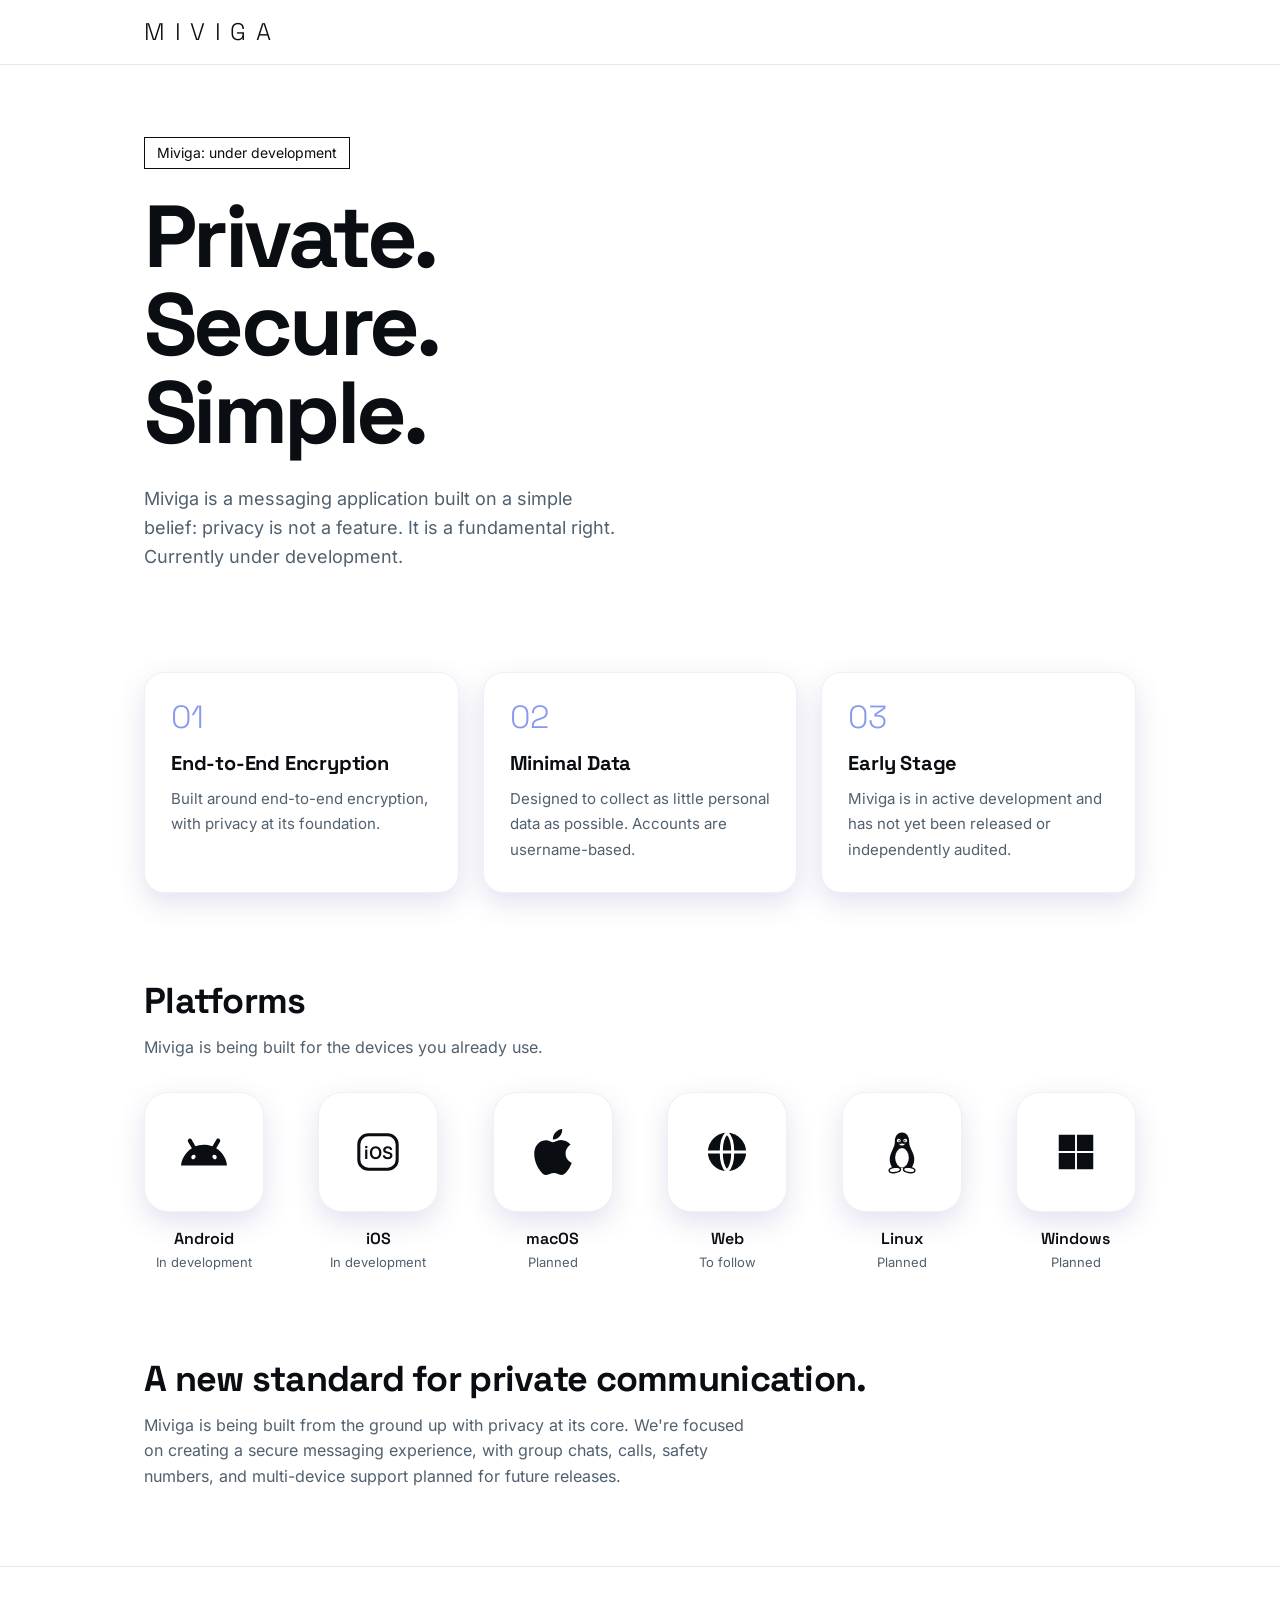
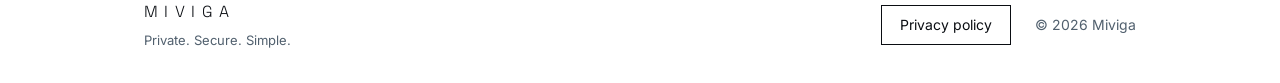
<file: index.html>
<!DOCTYPE html>
<html lang="en">
<head>
<meta charset="utf-8">
<meta name="viewport" content="width=device-width, initial-scale=1">
<title>Miviga: private messaging, in development</title>
<meta name="description" content="Miviga is a messaging application built on a simple belief: privacy is not a feature. It is a fundamental right. Currently under development.">
<link rel="icon" href="data:image/svg+xml,<svg xmlns=%22http://www.w3.org/2000/svg%22 viewBox=%220 0 100 100%22><text y=%22.9em%22 font-size=%2290%22>M</text></svg>">
<link rel="preload" href="fonts/space-grotesk.woff2" as="font" type="font/woff2" crossorigin>
<link rel="stylesheet" href="style.css">
</head>
<body>
<header><div class="wrap"><a class="logo" href="/">MIVIGA</a></div></header>
<main>
<div class="hero-bg">
<div class="wrap hero">
<p class="badge">Miviga: under development</p>
<h1>Private.<br>Secure.<br>Simple.</h1>
<p class="lead">Miviga is a messaging application built on a simple belief: privacy is not a feature. It is a fundamental right.<br>Currently under development.</p>
</div>
</div>

<section><div class="wrap">
<div class="cols">
<div class="col"><p class="num">01</p><h3>End-to-End Encryption</h3><p class="d">Built around end-to-end encryption, with privacy at its foundation.</p></div>
<div class="col"><p class="num">02</p><h3>Minimal Data</h3><p class="d">Designed to collect as little personal data as possible. Accounts are username-based.</p></div>
<div class="col"><p class="num">03</p><h3>Early Stage</h3><p class="d">Miviga is in active development and has not yet been released or independently audited.</p></div>
</div>
</div></section>

<section><div class="wrap">
<h2>Platforms</h2>
<p class="sub">Miviga is being built for the devices you already use.</p>
<ul class="platforms">
<li>
<div class="tile"><svg viewBox="0 0 24 24" role="img" aria-label="Android"><path d="M18.4395 5.5586c-.675 1.1664-1.352 2.3318-2.0274 3.498-.0366-.0155-.0742-.0286-.1113-.043-1.8249-.6957-3.484-.8-4.42-.787-1.8551.0185-3.3544.4643-4.2597.8203-.084-.1494-1.7526-3.021-2.0215-3.4864a1.1451 1.1451 0 0 0-.1406-.1914c-.3312-.364-.9054-.4859-1.379-.203-.475.282-.7136.9361-.3886 1.5019 1.9466 3.3696-.0966-.2158 1.9473 3.3593.0172.031-.4946.2642-1.3926 1.0177C2.8987 12.176.452 14.772 0 18.9902h24c-.119-1.1108-.3686-2.099-.7461-3.0683-.7438-1.9118-1.8435-3.2928-2.7402-4.1836a12.1048 12.1048 0 0 0-2.1309-1.6875c.6594-1.122 1.312-2.2559 1.9649-3.3848.2077-.3615.1886-.7956-.0079-1.1191a1.1001 1.1001 0 0 0-.8515-.5332c-.5225-.0536-.9392.3128-1.0488.5449zm-.0391 8.461c.3944.5926.324 1.3306-.1563 1.6503-.4799.3197-1.188.0985-1.582-.4941-.3944-.5927-.324-1.3307.1563-1.6504.4727-.315 1.1812-.1086 1.582.4941zM7.207 13.5273c.4803.3197.5506 1.0577.1563 1.6504-.394.5926-1.1038.8138-1.584.4941-.48-.3197-.5503-1.0577-.1563-1.6504.4008-.6021 1.1087-.8106 1.584-.4941z"/></svg></div>
<span class="p-name">Android</span><span class="p-status">In development</span>
</li>
<li>
<div class="tile"><svg viewBox="0 0 24 24" role="img" aria-label="iOS"><rect class="ring" x="2" y="3" width="20" height="18" rx="5"/><text x="12" y="15.6" text-anchor="middle" font-size="9" font-weight="600" font-family="Inter,Arial,sans-serif">iOS</text></svg></div>
<span class="p-name">iOS</span><span class="p-status">In development</span>
</li>
<li>
<div class="tile"><svg viewBox="0 0 24 24" role="img" aria-label="macOS"><path d="M12.152 6.896c-.948 0-2.415-1.078-3.96-1.04-2.04.027-3.91 1.183-4.961 3.014-2.117 3.675-.546 9.103 1.519 12.09 1.013 1.454 2.208 3.09 3.792 3.039 1.52-.065 2.09-.987 3.935-.987 1.831 0 2.35.987 3.96.948 1.637-.026 2.676-1.48 3.676-2.948 1.156-1.688 1.636-3.325 1.662-3.415-.039-.013-3.182-1.221-3.22-4.857-.026-3.04 2.48-4.494 2.597-4.559-1.429-2.09-3.623-2.324-4.39-2.376-2-.156-3.675 1.09-4.61 1.09zM15.53 3.83c.843-1.012 1.4-2.427 1.245-3.83-1.207.052-2.662.805-3.532 1.818-.78.896-1.454 2.338-1.273 3.714 1.338.104 2.715-.688 3.559-1.701"/></svg></div>
<span class="p-name">macOS</span><span class="p-status">Planned</span>
</li>
<li>
<div class="tile"><svg viewBox="0 0 24 24" role="img" aria-label="Web"><circle cx="12" cy="12" r="10"/><path class="cut" d="M2 12h20M12 2c-4 3.5-4 16.5 0 20M12 2c4 3.5 4 16.5 0 20"/></svg></div>
<span class="p-name">Web</span><span class="p-status">To follow</span>
</li>
<li>
<div class="tile"><svg viewBox="0 0 64 64" role="img" aria-label="Linux">
<path d="M32 5C25 5 22 11 22 18C22 23 20 26 17 33C14 40 14 48 19 54L45 54C50 48 50 40 47 33C44 26 42 23 42 18C42 11 39 5 32 5Z"/>
<ellipse cx="32" cy="40" rx="9.5" ry="13.5" style="fill:var(--tile)"/>
<circle cx="27.5" cy="16" r="2.6" style="fill:var(--tile)"/>
<circle cx="36.5" cy="16" r="2.6" style="fill:var(--tile)"/>
<circle cx="28" cy="16.3" r="1.1"/>
<circle cx="36" cy="16.3" r="1.1"/>
<path d="M27 21Q32 18 37 21Q32 26.5 27 21Z" style="fill:var(--tile);stroke:var(--ink);stroke-width:1.2"/>
<ellipse cx="22" cy="57" rx="8" ry="3.6" transform="rotate(-8 22 57)" style="fill:var(--tile);stroke:var(--ink);stroke-width:2"/>
<ellipse cx="42" cy="57" rx="8" ry="3.6" transform="rotate(8 42 57)" style="fill:var(--tile);stroke:var(--ink);stroke-width:2"/>
</svg></div>
<span class="p-name">Linux</span><span class="p-status">Planned</span>
</li>
<li>
<div class="tile"><svg viewBox="0 0 24 24" role="img" aria-label="Windows"><path d="M3 3h8.5v8.5H3zM12.5 3H21v8.5h-8.5zM3 12.5h8.5V21H3zM12.5 12.5H21V21h-8.5z"/></svg></div>
<span class="p-name">Windows</span><span class="p-status">Planned</span>
</li>
</ul>
</div></section>

<section><div class="wrap">
<h2>A new standard for private communication.</h2>
<p class="sub">Miviga is being built from the ground up with privacy at its core. We're focused on creating a secure messaging experience, with group chats, calls, safety numbers, and multi-device support planned for future releases.</p>
</div></section>
</main>
<footer><div class="wrap">
<div><a class="logo" href="/">MIVIGA</a><p class="foot-tag">Private. Secure. Simple.</p></div>
<span><a class="btn" href="privacy.html">Privacy policy</a> © 2026 Miviga</span>
</div></footer>
</body>
</html>
</file>
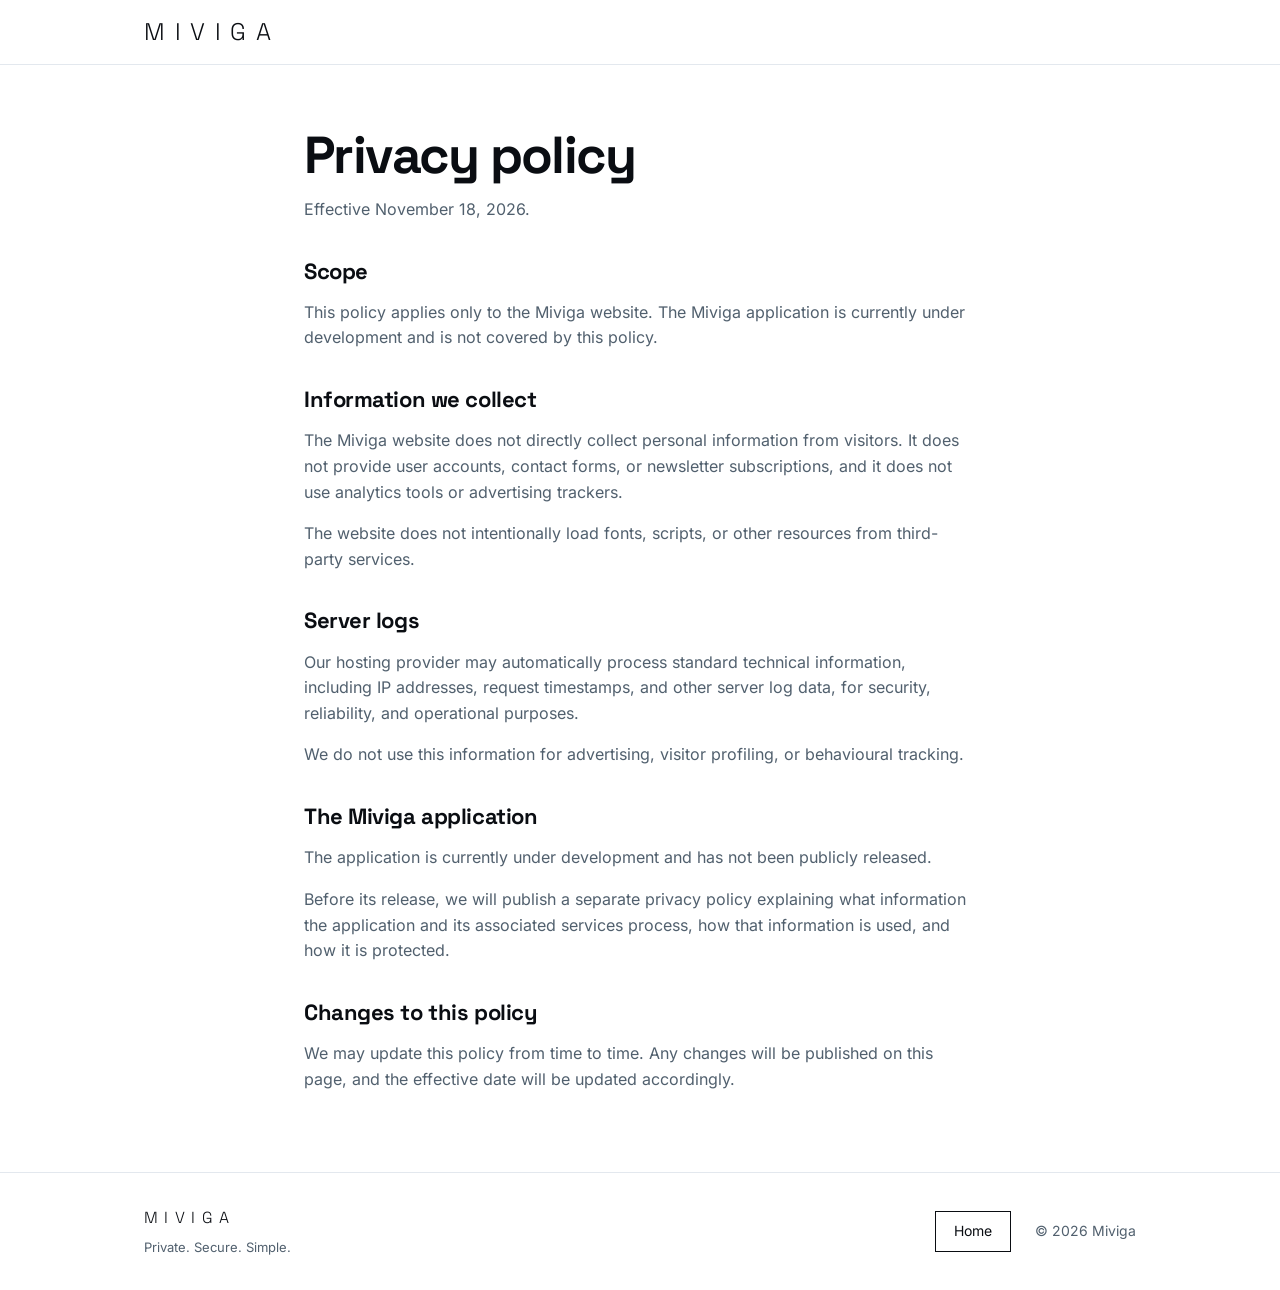
<file: privacy.html>
<!DOCTYPE html>
<html lang="en">
<head>
<meta charset="utf-8">
<meta name="viewport" content="width=device-width, initial-scale=1">
<title>Privacy policy | Miviga</title>
<meta name="description" content="Privacy policy for the Miviga website. Miviga does not directly collect personal information from website visitors.">
<link rel="stylesheet" href="style.css">
</head>
<body>
<header><div class="wrap"><a class="logo" href="/">MIVIGA</a></div></header>
<main><div class="wrap doc">
<h1>Privacy policy</h1>
<p>Effective November 18, 2026.</p>

<h2>Scope</h2>
<p>This policy applies only to the Miviga website. The Miviga application is currently under development and is not covered by this policy.</p>

<h2>Information we collect</h2>
<p>The Miviga website does not directly collect personal information from visitors. It does not provide user accounts, contact forms, or newsletter subscriptions, and it does not use analytics tools or advertising trackers.</p>
<p>The website does not intentionally load fonts, scripts, or other resources from third-party services.</p>

<h2>Server logs</h2>
<p>Our hosting provider may automatically process standard technical information, including IP addresses, request timestamps, and other server log data, for security, reliability, and operational purposes.</p>
<p>We do not use this information for advertising, visitor profiling, or behavioural tracking.</p>

<h2>The Miviga application</h2>
<p>The application is currently under development and has not been publicly released.</p>
<p>Before its release, we will publish a separate privacy policy explaining what information the application and its associated services process, how that information is used, and how it is protected.</p>

<h2>Changes to this policy</h2>
<p>We may update this policy from time to time. Any changes will be published on this page, and the effective date will be updated accordingly.</p>

</div></main>
<footer><div class="wrap">
<div><a class="logo" href="/">MIVIGA</a><p class="foot-tag">Private. Secure. Simple.</p></div>
<span><a class="btn" href="/">Home</a> © 2026 Miviga</span>
</div></footer>
</body>
</html>
</file>
<file: style.css>
@font-face{font-family:"Inter";src:url(fonts/inter.woff2) format("woff2");font-weight:100 900;font-display:swap}
@font-face{font-family:"Space Grotesk";src:url(fonts/space-grotesk.woff2) format("woff2");font-weight:300 700;font-display:swap}

:root{
  --bg:#ffffff;--ink:#0a0d12;--muted:#51606e;--line:#e3e8ee;--accent:#3B55E6;
  --tile:#ffffff;--tile-shadow:0 10px 28px rgba(80,70,160,.16);--tile-border:#eef0f5;
  --f:"Inter","Segoe UI",Arial,system-ui,sans-serif;
  --d:"Space Grotesk","Inter","Segoe UI",Arial,sans-serif;
  color-scheme:light dark;
}
@media (prefers-color-scheme:dark){
  :root{
    --bg:#0b0e13;--ink:#f2f5f8;--muted:#9aa7b4;--line:#242c36;--accent:#7b90ff;
    --tile:#161b23;--tile-shadow:0 10px 28px rgba(0,0,0,.55);--tile-border:#262e39;
  }
}

*{box-sizing:border-box}
body{margin:0;background:var(--bg);color:var(--ink);font-family:var(--f);line-height:1.6}
.wrap{max-width:1040px;margin:0 auto;padding:0 24px}
header{border-bottom:1px solid var(--line);background:var(--bg)}
header .wrap{display:flex;align-items:center;height:64px}
.logo{font-family:var(--d);font-weight:300;font-size:24px;letter-spacing:.4em;color:var(--ink);text-decoration:none}
a{color:var(--accent)}
a:focus-visible{outline:2px solid var(--accent);outline-offset:3px}

main{background:var(--bg)}
.hero{padding:72px 24px 56px}
h1{font-family:var(--d);font-size:clamp(44px,8vw,88px);line-height:1;letter-spacing:-.04em;margin:0 0 28px;font-weight:700}
.lead{max-width:760px;font-size:18px;color:var(--muted);margin:0;text-wrap:balance}
.badge{display:inline-block;border:1px solid var(--ink);padding:4px 12px;font-size:14px;margin:0 0 24px;background:var(--bg)}

section{padding:44px 0}
h2{font-family:var(--d);font-size:clamp(26px,3.6vw,36px);letter-spacing:-.02em;line-height:1.15;margin:0 0 12px}
.sub{color:var(--muted);max-width:620px;margin:0 0 32px}

/* Three feature blocks: compact cards */
.cols{display:grid;grid-template-columns:repeat(3,1fr);gap:24px;align-items:stretch}
.col{background:var(--tile);border:1px solid var(--tile-border);border-radius:20px;box-shadow:var(--tile-shadow);padding:28px 26px 30px}
.num{font-family:var(--d);font-size:32px;font-weight:300;line-height:1;margin:0 0 18px;color:var(--accent);opacity:.6}
.col h3{font-family:var(--d);margin:0 0 10px;font-size:20px;line-height:1.25;letter-spacing:-.01em}
.col .d{color:var(--muted);font-size:15px;line-height:1.7;margin:0}

/* Platforms: 6 tiles in one row.
   First tile = left edge of card 1, last tile = right edge of card 3.
   Columns never exceed 120px; leftover space is distributed between tiles. */
.platforms{list-style:none;margin:0;padding:0;display:grid;grid-template-columns:repeat(6,minmax(0,120px));justify-content:space-between;gap:18px}
.platforms li{display:flex;flex-direction:column;align-items:center;text-align:center;gap:2px;width:100%}
.tile{width:100%;aspect-ratio:1;display:flex;align-items:center;justify-content:center;background:var(--tile);border:1px solid var(--tile-border);border-radius:24px;box-shadow:var(--tile-shadow);margin:0 0 12px}
.tile svg{width:46px;height:46px;fill:var(--ink)}
.tile svg .cut{fill:none;stroke:var(--tile);stroke-width:1.6;stroke-linecap:round}
.tile svg .ring{fill:none;stroke:var(--ink);stroke-width:1.6}
.tile svg text{fill:var(--ink);stroke:none}

.p-name{font-family:var(--d);font-size:16px;font-weight:600}
.p-status{font-size:13px;color:var(--muted);line-height:1.35}

footer{border-top:1px solid var(--line);padding:32px 0;color:var(--muted);font-size:14px;background:var(--bg)}
footer .wrap{display:flex;flex-wrap:wrap;gap:16px;justify-content:space-between;align-items:center}
footer .wrap>span{display:flex;align-items:center;flex-wrap:wrap;gap:8px}
footer .logo{font-size:16px}
.foot-tag{font-size:13px;margin:6px 0 0;color:var(--muted)}
.btn{display:inline-block;border:1px solid var(--ink);color:var(--ink);text-decoration:none;padding:8px 18px;font-size:14px;margin-right:16px;background:var(--bg)}
.btn:hover{background:var(--ink);color:var(--bg)}
.btn:focus-visible{outline:2px solid var(--accent);outline-offset:3px}

.doc{padding:64px 24px;max-width:720px}
.doc h1{font-size:clamp(34px,6vw,52px);letter-spacing:-.03em;margin-bottom:8px}
.doc h2{font-size:22px;margin:36px 0 8px}
.doc p,.doc li{color:var(--muted)}
.doc a{text-decoration:none}

/* Tablet */
@media (max-width:980px){
  .cols{gap:18px}
  .col{padding:24px 20px 26px}
  .platforms{gap:14px}
}

/* Mobile: cards stacked, platforms 3 x 2 (edge to edge) */
@media (max-width:760px){
  .cols{grid-template-columns:1fr;gap:16px}
  .col{padding:24px 22px 26px}
  .hero{padding:48px 24px 40px}
  section{padding:36px 0}
  .platforms{grid-template-columns:repeat(3,minmax(0,104px));justify-content:space-between;gap:24px 14px}
  .tile svg{width:40px;height:40px}
}
</file>
